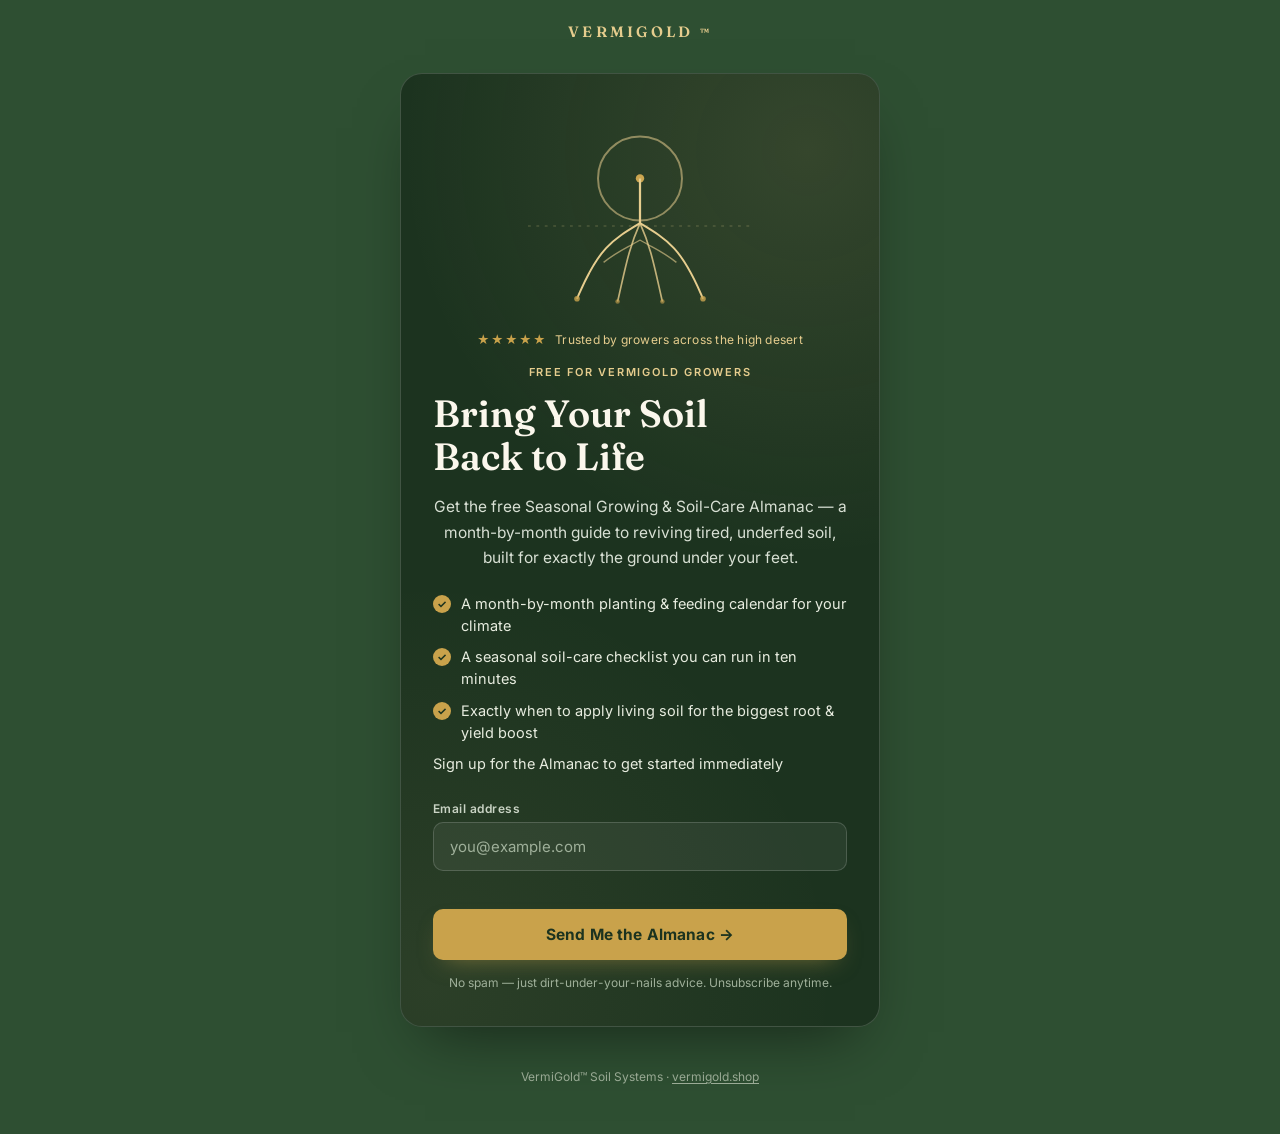
<file: vermigold-funnel/index.html>
<!DOCTYPE html>
<html lang="en">
<head>
<meta charset="UTF-8">
<meta name="viewport" content="width=device-width, initial-scale=1.0">
<title>VermiGold Almanac</title>
<meta name="description" content="Get the free Seasonal Growing &amp; Soil-Care Almanac from VermiGold — a month-by-month guide to reviving high desert soil, naturally.">
<link rel="stylesheet" href="https://fonts.googleapis.com/css2?family=Fraunces:opsz,wght@9..144,500;9..144,600;9..144,700&family=Inter:wght@400;500;600;700&display=swap">
<link rel="stylesheet" href="styles.css">
</head>
<body class="on-dark">

<nav class="site-nav"><a class="brandmark" href="index.html"><span>VERMIGOLD</span><span class="tm">™</span></a></nav>

<main>
<div class="stage">

  <section class="card reveal">
    <div class="hero-art" aria-hidden="true">
      <svg viewBox="0 0 200 140" fill="none" xmlns="http://www.w3.org/2000/svg">
        <circle cx="100" cy="46" r="30" stroke="#e6cd8e" stroke-width="1.4" opacity="0.55"/>
        <circle cx="100" cy="46" r="3" fill="#c9a24b"/>
        <path d="M100 46 L100 78" stroke="#e6cd8e" stroke-width="1.6"/>
        <path d="M100 78 C 80 90, 70 96, 55 132" stroke="#e6cd8e" stroke-width="1.4" fill="none"/>
        <path d="M100 78 C 120 90, 130 96, 145 132" stroke="#e6cd8e" stroke-width="1.4" fill="none"/>
        <path d="M100 78 C 92 96, 90 108, 84 134" stroke="#e6cd8e" stroke-width="1.2" fill="none" opacity="0.8"/>
        <path d="M100 78 C 108 96, 110 108, 116 134" stroke="#e6cd8e" stroke-width="1.2" fill="none" opacity="0.8"/>
        <path d="M100 90 C 90 96, 84 98, 74 106" stroke="#e6cd8e" stroke-width="1" fill="none" opacity="0.6"/>
        <path d="M100 90 C 110 96, 116 98, 126 106" stroke="#e6cd8e" stroke-width="1" fill="none" opacity="0.6"/>
        <circle cx="55" cy="132" r="2" fill="#c9a24b" opacity="0.8"/>
        <circle cx="145" cy="132" r="2" fill="#c9a24b" opacity="0.8"/>
        <circle cx="84" cy="134" r="1.6" fill="#c9a24b" opacity="0.6"/>
        <circle cx="116" cy="134" r="1.6" fill="#c9a24b" opacity="0.6"/>
        <line x1="20" y1="80" x2="180" y2="80" stroke="#e6cd8e" stroke-width="0.6" opacity="0.35" stroke-dasharray="2 4"/>
      </svg>
    </div>

    <div class="social-proof reveal reveal-delay-1"><span class="stars">★★★★★</span><span>Trusted by growers across the high desert</span></div>

    <div class="eyebrow reveal reveal-delay-1">Free for VermiGold growers</div>
    <h1 class="headline reveal reveal-delay-1">Bring Your Soil<br>Back to Life</h1>
    <p class="lede reveal reveal-delay-1">Get the free Seasonal Growing &amp; Soil-Care Almanac &mdash; a month-by-month guide to reviving tired, underfed soil, built for exactly the ground under your feet.</p>

    <ul class="checks reveal reveal-delay-2">
      <li><span class="mark">&#10003;</span><span>A month-by-month planting &amp; feeding calendar for your climate</span></li>
      <li><span class="mark">&#10003;</span><span>A seasonal soil-care checklist you can run in ten minutes</span></li>
      <li><span class="mark">&#10003;</span><span>Exactly when to apply living soil for the biggest root &amp; yield boost</span></li>
      <li></span><span> Sign up for the Almanac to get started immediately</span></li>
    </ul>

    <form id="optin-form" novalidate class="reveal reveal-delay-2">
      <div class="field">
        <label class="field-label" for="email-input">Email address</label>
        <input id="email-input" type="email" placeholder="you@example.com" autocomplete="email" required>
      </div>
      <div class="error-msg" id="email-error"></div>
      <button class="cta" type="submit">Send Me the Almanac &rarr;</button>
    </form>
    <div class="microcopy reveal reveal-delay-2">No spam &mdash; just dirt-under-your-nails advice. Unsubscribe anytime.</div>
  </section>

</div>
</main>

<footer class="site-footer">VermiGold™ Soil Systems &middot; <a href="https://www.vermigold.shop" target="_blank" rel="noopener">vermigold.shop</a></footer>

<script src="script.js"></script>
<script>
(function(){
  var form = document.getElementById('optin-form');
  var input = document.getElementById('email-input');
  var errorMsg = document.getElementById('email-error');

  form.addEventListener('submit', async function(e){
    e.preventDefault();
    var email = input.value.trim();
    if (!VG.isValidEmail(email)){
      errorMsg.textContent = 'Enter a valid email address.';
      input.focus();
      return;
    }
    errorMsg.textContent = '';
    var btn = form.querySelector('button.cta');
    btn.disabled = true;
    btn.textContent = 'Sending…';
    await VG.captureEmail(email);
    window.location.href = VG.withEmail('thank-you.html', email);
  });
})();
</script>
</body>
</html>
</file>
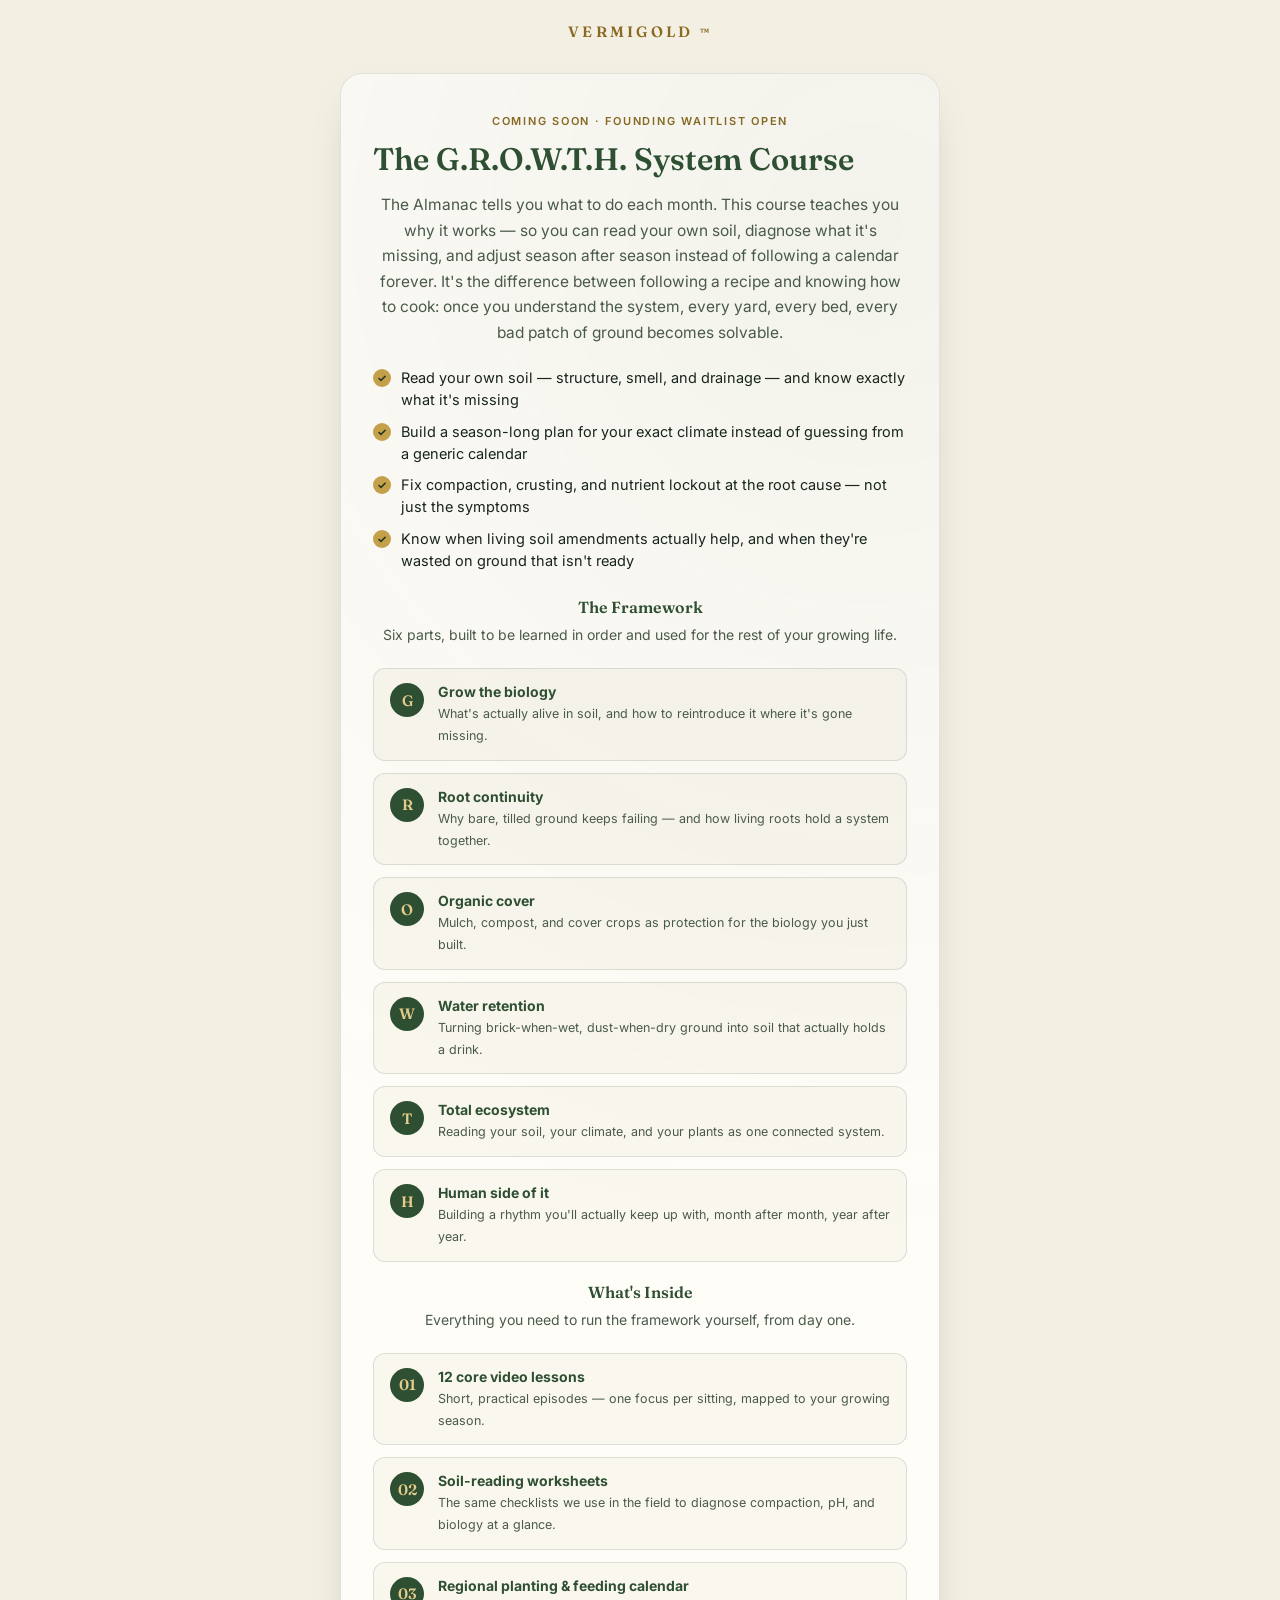
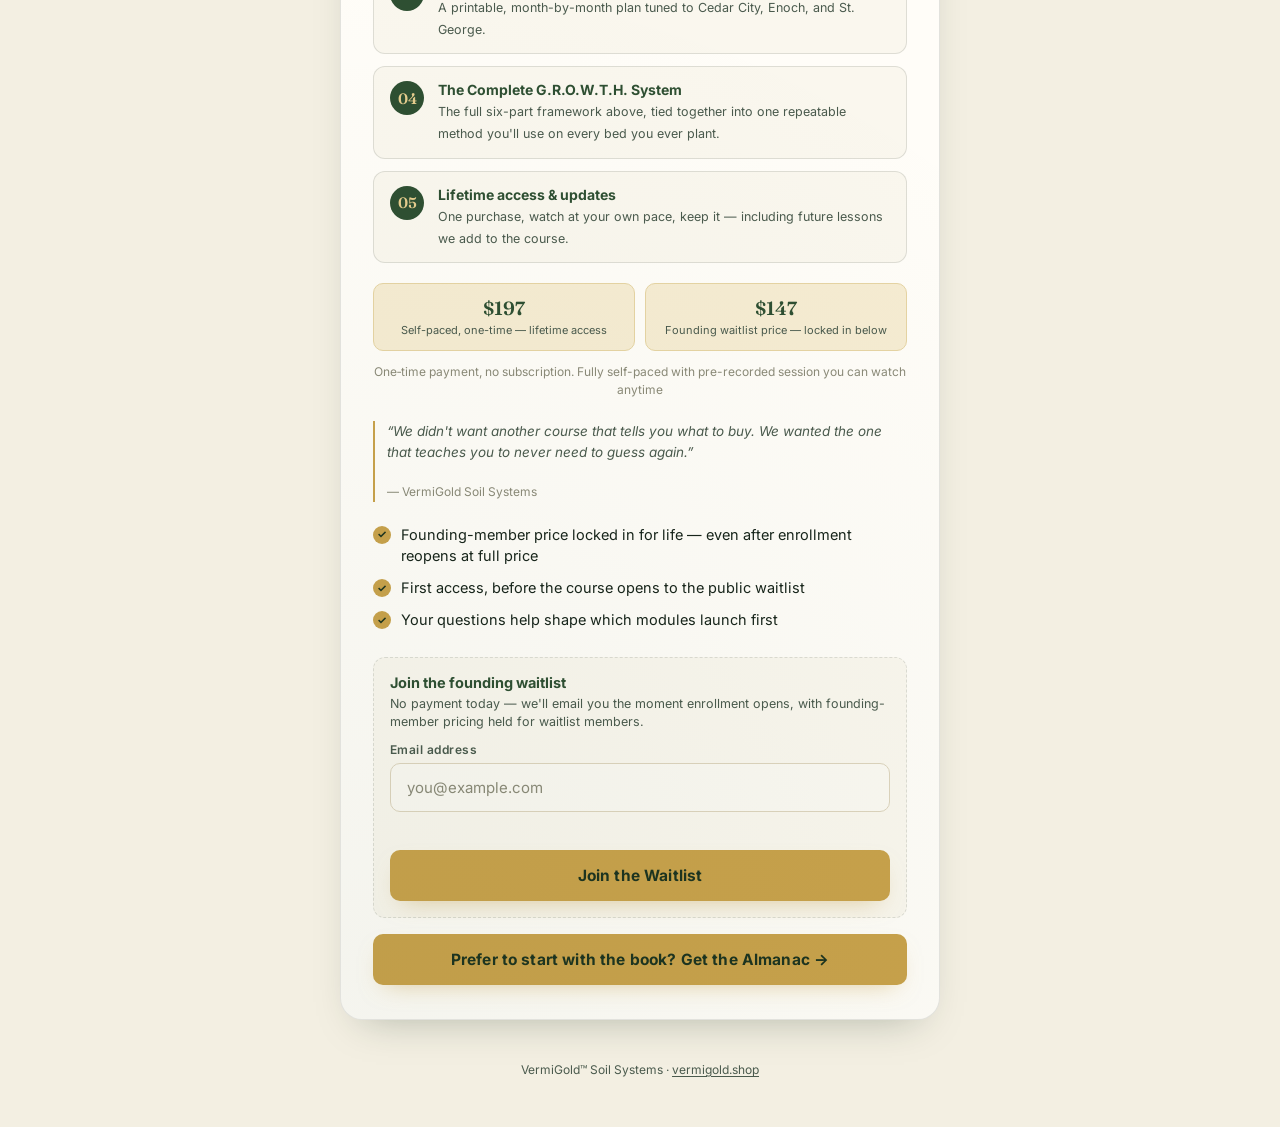
<file: vermigold-funnel/course.html>
<!DOCTYPE html>
<html lang="en">
<head>
<meta charset="UTF-8">
<meta name="viewport" content="width=device-width, initial-scale=1.0">
<title>The G.R.O.W.T.H. System Course | VermiGold</title>
<link rel="stylesheet" href="https://fonts.googleapis.com/css2?family=Fraunces:opsz,wght@9..144,500;9..144,600;9..144,700&family=Inter:wght@400;500;600;700&display=swap">
<link rel="stylesheet" href="styles.css">
</head>
<body>

<nav class="site-nav"><a class="brandmark" href="index.html"><span>VERMIGOLD</span><span class="tm">™</span></a></nav>

<main>
<div class="stage wide">

  <section class="card light reveal">
    <div class="eyebrow">Coming Soon &middot; Founding Waitlist Open</div>
    <h2 class="headline">The G.R.O.W.T.H. System Course</h2>
    <p class="lede">The Almanac tells you what to do each month. This course teaches you why it works &mdash; so you can read your own soil, diagnose what it's missing, and adjust season after season instead of following a calendar forever. It's the difference between following a recipe and knowing how to cook: once you understand the system, every yard, every bed, every bad patch of ground becomes solvable.</p>

    <ul class="checks">
      <li><span class="mark">&#10003;</span><span>Read your own soil &mdash; structure, smell, and drainage &mdash; and know exactly what it's missing</span></li>
      <li><span class="mark">&#10003;</span><span>Build a season-long plan for your exact climate instead of guessing from a generic calendar</span></li>
      <li><span class="mark">&#10003;</span><span>Fix compaction, crusting, and nutrient lockout at the root cause &mdash; not just the symptoms</span></li>
      <li><span class="mark">&#10003;</span><span>Know when living soil amendments actually help, and when they're wasted on ground that isn't ready</span></li>
    </ul>

    <div class="story-block">
      <h3>The Framework</h3>
      <p>Six parts, built to be learned in order and used for the rest of your growing life.</p>
    </div>

    <div class="module-list">
      <div class="module"><div class="letter">G</div><div class="body"><b>Grow the biology</b><span>What's actually alive in soil, and how to reintroduce it where it's gone missing.</span></div></div>
      <div class="module"><div class="letter">R</div><div class="body"><b>Root continuity</b><span>Why bare, tilled ground keeps failing &mdash; and how living roots hold a system together.</span></div></div>
      <div class="module"><div class="letter">O</div><div class="body"><b>Organic cover</b><span>Mulch, compost, and cover crops as protection for the biology you just built.</span></div></div>
      <div class="module"><div class="letter">W</div><div class="body"><b>Water retention</b><span>Turning brick-when-wet, dust-when-dry ground into soil that actually holds a drink.</span></div></div>
      <div class="module"><div class="letter">T</div><div class="body"><b>Total ecosystem</b><span>Reading your soil, your climate, and your plants as one connected system.</span></div></div>
      <div class="module"><div class="letter">H</div><div class="body"><b>Human side of it</b><span>Building a rhythm you'll actually keep up with, month after month, year after year.</span></div></div>
    </div>

    <div class="story-block">
      <h3>What's Inside</h3>
      <p>Everything you need to run the framework yourself, from day one.</p>
    </div>

    <div class="module-list">
      <div class="module"><div class="letter">01</div><div class="body"><b>12 core video lessons</b><span>Short, practical episodes &mdash; one focus per sitting, mapped to your growing season.</span></div></div>
      <div class="module"><div class="letter">02</div><div class="body"><b>Soil-reading worksheets</b><span>The same checklists we use in the field to diagnose compaction, pH, and biology at a glance.</span></div></div>
      <div class="module"><div class="letter">03</div><div class="body"><b>Regional planting &amp; feeding calendar</b><span>A printable, month-by-month plan tuned to Cedar City, Enoch, and St. George.</span></div></div>
      <div class="module"><div class="letter">04</div><div class="body"><b>The Complete G.R.O.W.T.H. System</b><span>The full six-part framework above, tied together into one repeatable method you'll use on every bed you ever plant.</span></div></div>
      <div class="module"><div class="letter">05</div><div class="body"><b>Lifetime access &amp; updates</b><span>One purchase, watch at your own pace, keep it &mdash; including future lessons we add to the course.</span></div></div>
    </div>

    <div class="price-tiles">
      <div class="price-tile"><div class="amt">$197</div><div class="lbl">Self-paced, one-time &mdash; lifetime access</div></div>
      <div class="price-tile"><div class="amt">$147</div><div class="lbl">Founding waitlist price &mdash; locked in below</div></div>
    </div>
    <div class="microcopy" style="margin-top:-10px;margin-bottom:22px;">One‑time payment, no subscription. Fully self-paced with pre-recorded session you can watch anytime</div>

    <blockquote class="quote">&ldquo;We didn't want another course that tells you what to buy. We wanted the one that teaches you to never need to guess again.&rdquo;<cite>&mdash; VermiGold Soil Systems</cite></blockquote>

    <ul class="checks">
      <li><span class="mark">&#10003;</span><span>Founding-member price locked in for life &mdash; even after enrollment reopens at full price</span></li>
      <li><span class="mark">&#10003;</span><span>First access, before the course opens to the public waitlist</span></li>
      <li><span class="mark">&#10003;</span><span>Your questions help shape which modules launch first</span></li>
    </ul>

    <div class="print-bump" id="reserve-block">
      <div class="print-bump-copy">
        <b>Join the founding waitlist</b>
        <span>No payment today &mdash; we'll email you the moment enrollment opens, with founding-member pricing held for waitlist members.</span>
      </div>
      <form id="course-form" novalidate>
        <div class="field">
          <label class="field-label" for="course-email-input">Email address</label>
          <input id="course-email-input" type="email" placeholder="you@example.com" autocomplete="email" required>
        </div>
        <div class="error-msg" id="course-email-error"></div>
        <button class="cta" type="submit">Join the Waitlist</button>
      </form>
      <div class="print-bump-done" id="course-done" hidden>You're on the list &mdash; we'll email <span id="course-done-email"></span> when enrollment opens.</div>
    </div>

    <a class="cta secondary block" style="margin-top:16px;" href="book.html">Prefer to start with the book? Get the Almanac &rarr;</a>
  </section>

</div>
</main>

<footer class="site-footer">VermiGold™ Soil Systems &middot; <a href="https://www.vermigold.shop" target="_blank" rel="noopener">vermigold.shop</a></footer>

<script src="script.js"></script>
<script>
(function(){
  var email = VG.getQueryEmail();
  var input = document.getElementById('course-email-input');
  if (email) input.value = email;

  var form = document.getElementById('course-form');
  var errorMsg = document.getElementById('course-email-error');
  var doneEl = document.getElementById('course-done');
  var doneEmailEl = document.getElementById('course-done-email');

  form.addEventListener('submit', async function(e){
    e.preventDefault();
    var value = input.value.trim();
    if (!VG.isValidEmail(value)){
      errorMsg.textContent = 'Enter a valid email address.';
      input.focus();
      return;
    }
    errorMsg.textContent = '';
    var btn = form.querySelector('button.cta');
    btn.disabled = true;
    btn.textContent = 'Joining…';
    await VG.captureEmail(value, { wantsCourse: true });
    doneEmailEl.textContent = value;
    form.hidden = true;
    doneEl.hidden = false;
  });
})();
</script>
</body>
</html>
</file>
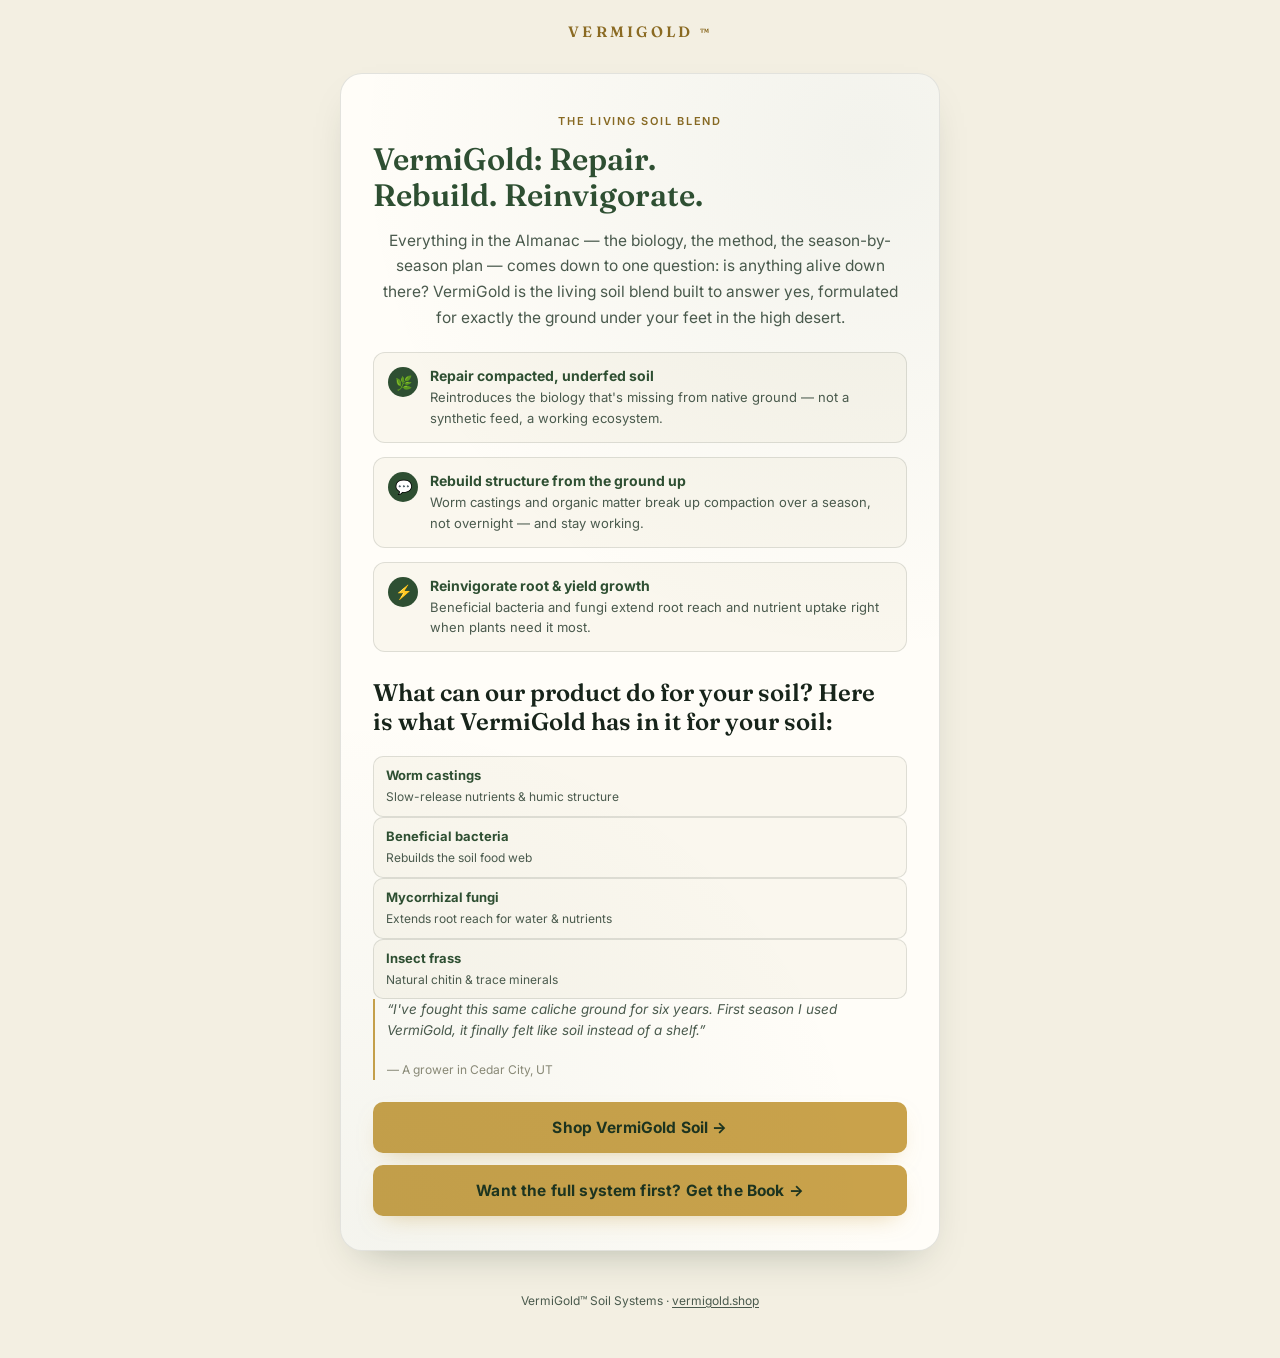
<file: vermigold-funnel/product.html>
<!DOCTYPE html>
<html lang="en">
<head>
<meta charset="UTF-8">
<meta name="viewport" content="width=device-width, initial-scale=1.0">
<title>VermiGold Living Soil | Repair · Rebuild · Reinvigorate</title>
<link rel="stylesheet" href="https://fonts.googleapis.com/css2?family=Fraunces:opsz,wght@9..144,500;9..144,600;9..144,700&family=Inter:wght@400;500;600;700&display=swap">
<link rel="stylesheet" href="styles.css">
</head>
<body>

<nav class="site-nav"><a class="brandmark" href="index.html"><span>VERMIGOLD</span><span class="tm">™</span></a></nav>

<main>
<div class="stage wide">

  <section class="card light reveal">
    <div class="eyebrow">The Living Soil Blend</div>
    <h2 class="headline">VermiGold: Repair. Rebuild. Reinvigorate.</h2>
    <p class="lede">Everything in the Almanac &mdash; the biology, the method, the season-by-season plan &mdash; comes down to one question: is anything alive down there? VermiGold is the living soil blend built to answer yes, formulated for exactly the ground under your feet in the high desert.</p>

    <div class="benefit-grid">
      <div class="benefit">
        <div class="icon">&#127807;</div>
        <div class="txt"><b>Repair compacted, underfed soil</b><span>Reintroduces the biology that's missing from native ground &mdash; not a synthetic feed, a working ecosystem.</span></div>
      </div>
      <div class="benefit">
        <div class="icon">&#128172;</div>
        <div class="txt"><b>Rebuild structure from the ground up</b><span>Worm castings and organic matter break up compaction over a season, not overnight &mdash; and stay working.</span></div>
      </div>
      <div class="benefit">
        <div class="icon">&#9889;</div>
        <div class="txt"><b>Reinvigorate root &amp; yield growth</b><span>Beneficial bacteria and fungi extend root reach and nutrient uptake right when plants need it most.</span></div>
      </div>
    </div>

    <div class="ingredient-row">
       <hdoc> 
        <h2>What can our product do for your soil?
         Here is what VermiGold has in it for your soil:
      </h2>
       </hdoc>
       <br/>
      <div class="ingredient"><b>Worm castings</b><span>Slow-release nutrients &amp; humic structure</span></div>
      <div class="ingredient"><b>Beneficial bacteria</b><span>Rebuilds the soil food web</span></div>
      <div class="ingredient"><b>Mycorrhizal fungi</b><span>Extends root reach for water &amp; nutrients</span></div>
      <div class="ingredient"><b>Insect frass</b><span>Natural chitin &amp; trace minerals</span></div>
    </div>

    <!-- <div class="price-card">
      <div class="price-head">
        <span class="name">Choose your size</span>
      </div>
      <div class="price-sub">Exact pricing, bag sizes, and shipping are kept current on the VermiGold shop &mdash; tap through for today's numbers.</div>
      <div class="tier-list">
        <div class="tier"><span>Starter bag &mdash; raised beds &amp; containers</span></div>
        <div class="tier best"><span>Standard bag &mdash; most yards &amp; garden beds<span class="tag">Most Popular</span></span></div>
        <div class="tier"><span>Bulk size &mdash; larger plots &amp; row crops</span></div>
      </div>
    </div> -->

    <blockquote class="quote">&ldquo;I've fought this same caliche ground for six years. First season I used VermiGold, it finally felt like soil instead of a shelf.&rdquo;<cite>&mdash; A grower in Cedar City, UT</cite></blockquote>

    <a class="cta block" href="https://www.vermigold.shop/product/vermigold-repair-rebuild-reinvigorate-/1" target="_blank" rel="noopener">Shop VermiGold Soil &rarr;</a>
    <a class="cta secondary block" style="margin-top:12px;" href="book.html">Want the full system first? Get the Book &rarr;</a>
  </section>

</div>
</main>

<footer class="site-footer">VermiGold™ Soil Systems &middot; <a href="https://www.vermigold.shop" target="_blank" rel="noopener">vermigold.shop</a></footer>

<script src="script.js"></script>
</body>
</html>
</file>
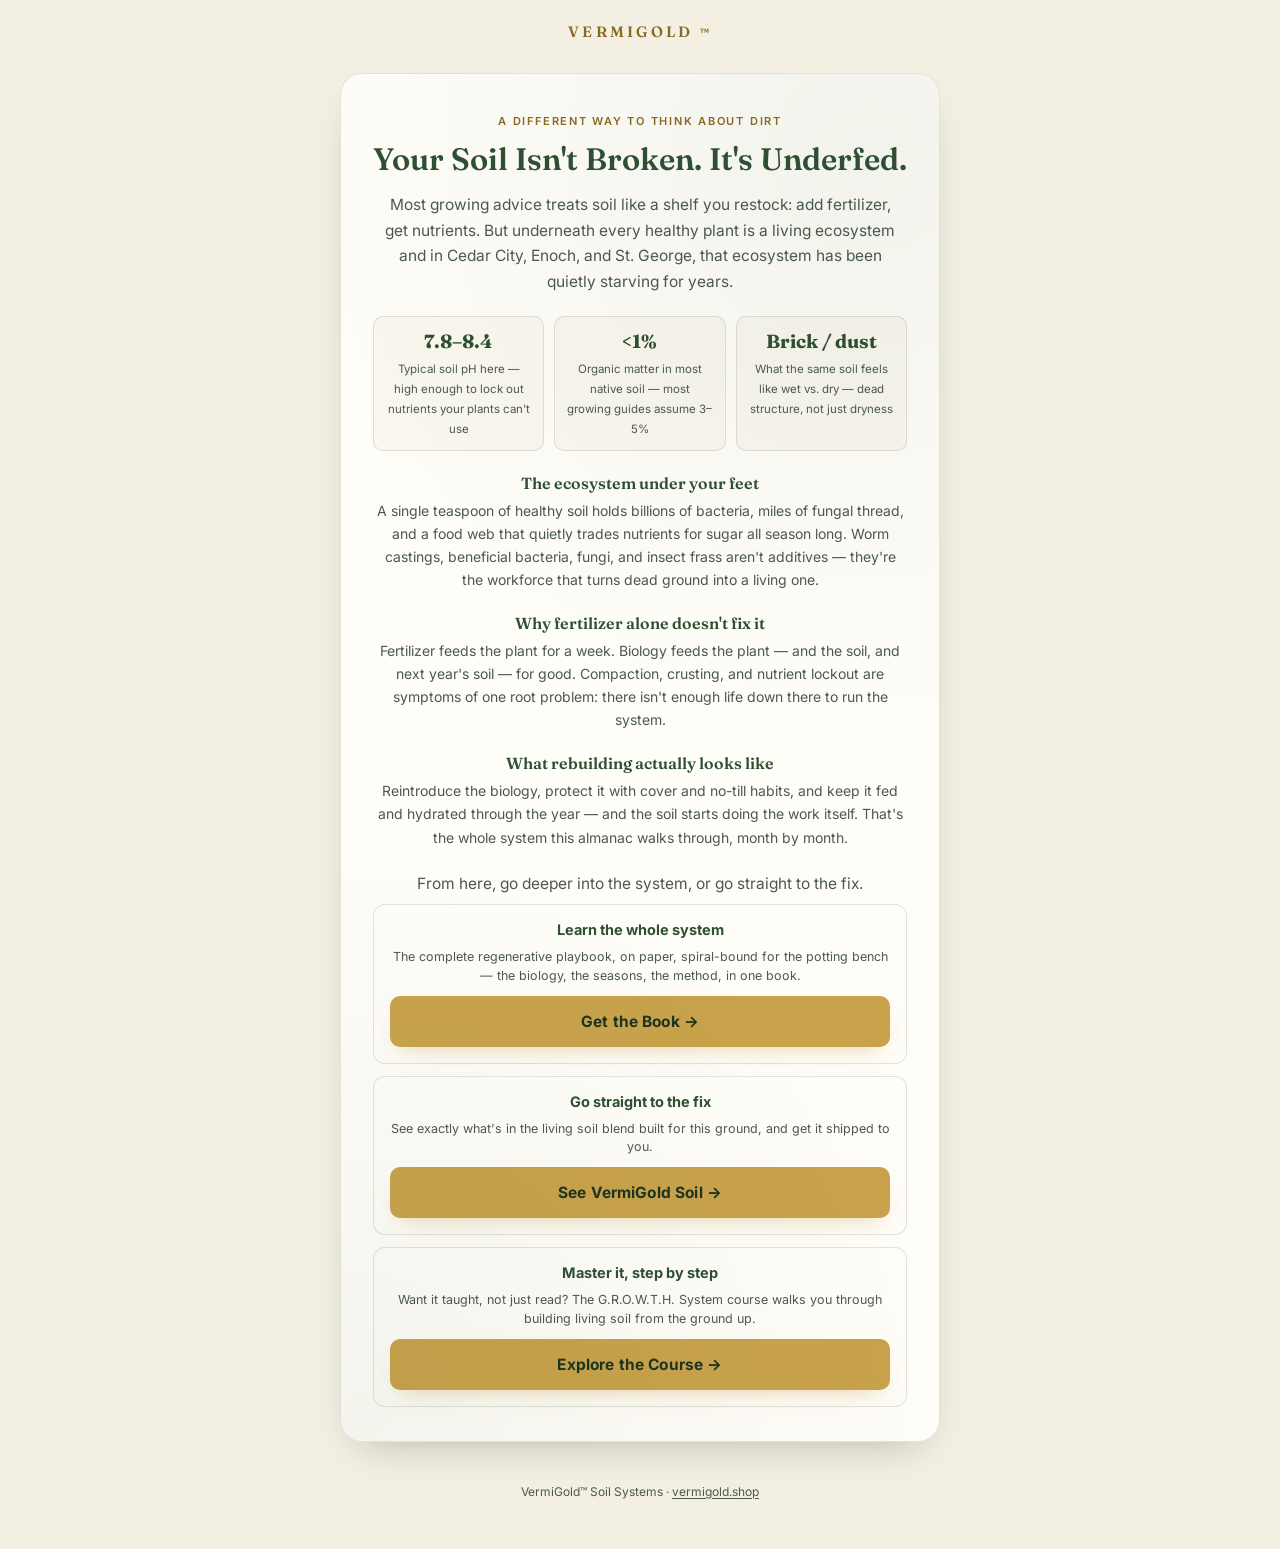
<file: vermigold-funnel/soil-biology.html>
<!DOCTYPE html>
<html lang="en">
<head>
<meta charset="UTF-8">
<meta name="viewport" content="width=device-width, initial-scale=1.0">
<title>The Living Soil Ecosystem | VermiGold</title>
<link rel="stylesheet" href="https://fonts.googleapis.com/css2?family=Fraunces:opsz,wght@9..144,500;9..144,600;9..144,700&family=Inter:wght@400;500;600;700&display=swap">
<link rel="stylesheet" href="styles.css">
</head>
<body>

<nav class="site-nav"><a class="brandmark" href="index.html"><span>VERMIGOLD</span><span class="tm">™</span></a></nav>

<main>
<div class="stage wide">

  <section class="card light reveal">
    <div class="eyebrow">A Different Way to Think About Dirt</div>
    <h2 class="headline">Your Soil Isn't Broken. It's Underfed.</h2>
    <p class="lede">Most growing advice treats soil like a shelf you restock: add fertilizer,<br/> get nutrients. But underneath every healthy plant is a living ecosystem and in Cedar City, Enoch, and St. George, that ecosystem has been quietly starving for years.</p>

    <div class="soil-fact-grid">
      <div class="fact"><b>7.8&ndash;8.4</b><span>Typical soil pH here &mdash; high enough to lock out nutrients your plants can't use</span></div>
      <div class="fact"><b>&lt;1%</b><span>Organic matter in most native soil &mdash; most growing guides assume 3&ndash;5%</span></div>
      <div class="fact"><b>Brick / dust</b><span>What the same soil feels like wet vs. dry &mdash; dead structure, not just dryness</span></div>
    </div>

    <div class="story-block">
      <h3>The ecosystem under your feet</h3>
      <p>A single teaspoon of healthy soil holds billions of bacteria, miles of fungal thread, and a food web that quietly trades nutrients for sugar all season long. Worm castings, beneficial bacteria, fungi, and insect frass aren't additives &mdash; they're the workforce that turns dead ground into a living one.</p>
    </div>

    <div class="story-block">
      <h3>Why fertilizer alone doesn't fix it</h3>
      <p>Fertilizer feeds the plant for a week. Biology feeds the plant &mdash; and the soil, and next year's soil &mdash; for good. Compaction, crusting, and nutrient lockout are symptoms of one root problem: there isn't enough life down there to run the system.</p>
    </div>

    <div class="story-block">
      <h3>What rebuilding actually looks like</h3>
      <p>Reintroduce the biology, protect it with cover and no-till habits, and keep it fed and hydrated through the year &mdash; and the soil starts doing the work itself. That's the whole system this almanac walks through, month by month.</p>
    </div>

    <p class="lede" style="margin-bottom:8px;">From here, go deeper into the system, or go straight to the fix.</p>

    <div class="fork">
      <div class="fork-card">
        <b>Learn the whole system</b>
        <span>The complete regenerative playbook, on paper, spiral-bound for the potting bench &mdash; the biology, the seasons, the method, in one book.</span>
        <a class="cta secondary block" id="book-link" href="book.html">Get the Book &rarr;</a>
      </div>
      <div class="fork-card">
        <b>Go straight to the fix</b>
        <span>See exactly what's in the living soil blend built for this ground, and get it shipped to you.</span>
        <a class="cta block" id="product-link" href="product.html">See VermiGold Soil &rarr;</a>
      </div>
      <div class="fork-card">
        <b>Master it, step by step</b>
        <span>Want it taught, not just read? The G.R.O.W.T.H. System course walks you through building living soil from the ground up.</span>
        <a class="cta secondary block" id="course-link" href="course.html">Explore the Course &rarr;</a>
      </div>
    </div>
  </section>

</div>
</main>

<footer class="site-footer">VermiGold™ Soil Systems &middot; <a href="https://www.vermigold.shop" target="_blank" rel="noopener">vermigold.shop</a></footer>

<script src="script.js"></script>
<script>
(function(){
  var email = VG.getQueryEmail();
  if (email){
    document.getElementById('book-link').href = VG.withEmail('book.html', email);
    document.getElementById('course-link').href = VG.withEmail('course.html', email);
    // product.html doesn't need the email — it only links onward to the real shop.
  }
})();
</script>
</body>
</html>
</file>
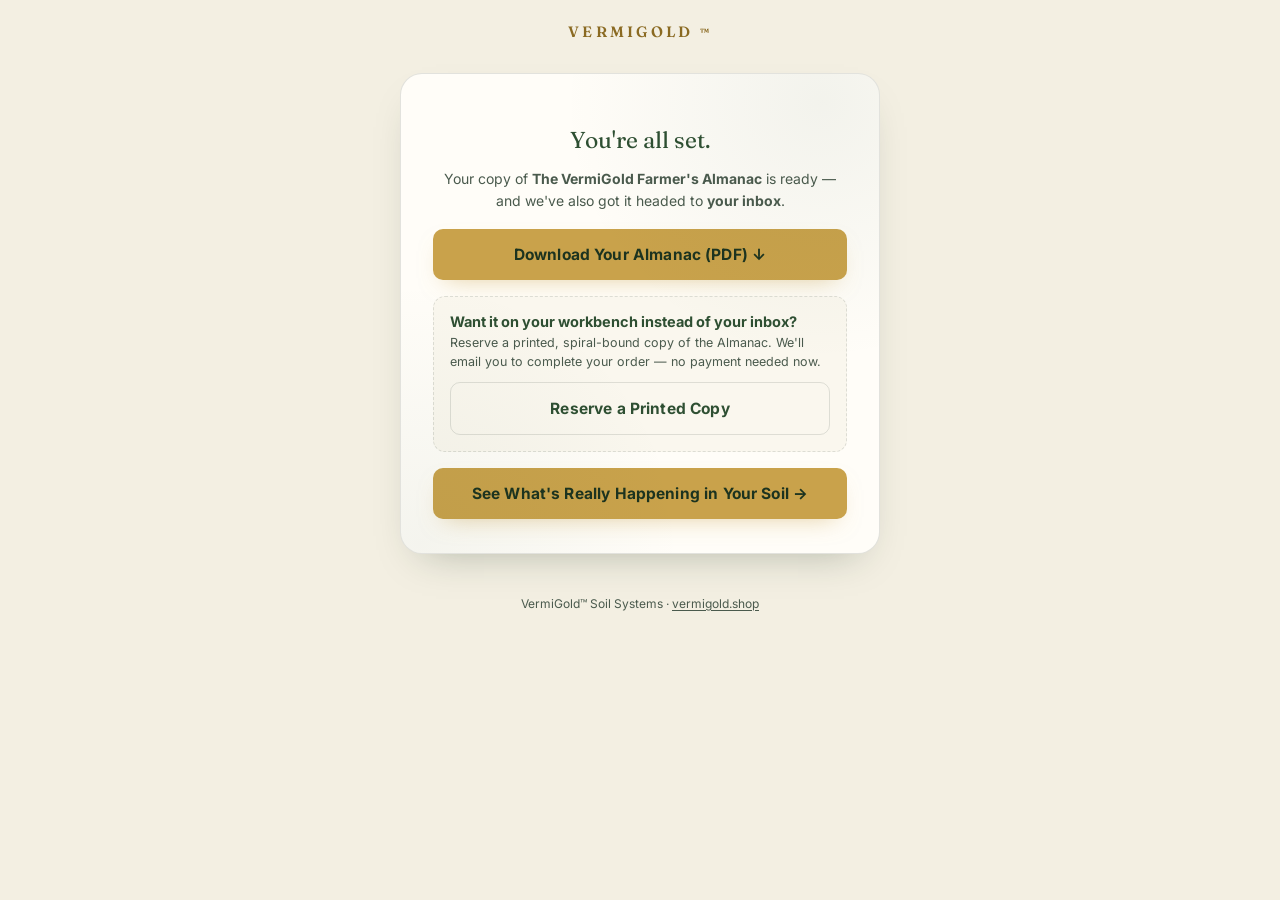
<file: vermigold-funnel/thank-you.html>
<!DOCTYPE html>
<html lang="en">
<head>
<meta charset="UTF-8">
<meta name="viewport" content="width=device-width, initial-scale=1.0">
<title>Your Almanac Is Ready | VermiGold</title>
<link rel="stylesheet" href="https://fonts.googleapis.com/css2?family=Fraunces:opsz,wght@9..144,500;9..144,600;9..144,700&family=Inter:wght@400;500;600;700&display=swap">
<link rel="stylesheet" href="styles.css">
</head>
<body>

<nav class="site-nav"><a class="brandmark" href="index.html"><span>VERMIGOLD</span><span class="tm">™</span></a></nav>

<main>
<div class="stage">

  <section class="card light reveal">
    <div class="thanks">
      <div class="big">You're all set.</div>
      <p>Your copy of <b>The VermiGold Farmer's Almanac</b> is ready &mdash; and we've also got it headed to <b id="thanks-email">your inbox</b>.</p>
    </div>

    <button class="cta block" id="download-btn" type="button" style="margin-bottom:16px;">Download Your Almanac (PDF) &darr;</button>

    <div class="print-bump" id="print-bump">
      <div class="print-bump-copy">
        <b>Want it on your workbench instead of your inbox?</b>
        <span>Reserve a printed, spiral-bound copy of the Almanac. We'll email you to complete your order &mdash; no payment needed now.</span>
      </div>
      <button class="cta secondary" id="print-btn" type="button">Reserve a Printed Copy</button>
      <div class="print-bump-done" id="print-done" hidden>You're on the list &mdash; we'll email <span id="print-email"></span> about printed copies.</div>
    </div>

    <a class="cta secondary block" id="continue-link" style="margin-top:16px;" href="soil-biology.html">See What's Really Happening in Your Soil &rarr;</a>
  </section>

</div>
</main>

<footer class="site-footer">VermiGold™ Soil Systems &middot; <a href="https://www.vermigold.shop" target="_blank" rel="noopener">vermigold.shop</a></footer>

<script src="script.js"></script>
<script>
(function(){
  var email = VG.getQueryEmail();
  if (email){
    document.getElementById('thanks-email').textContent = email;
    document.getElementById('continue-link').href = VG.withEmail('soil-biology.html', email);
  }

  var printBtn = document.getElementById('print-btn');
  var printDone = document.getElementById('print-done');
  var printEmailEl = document.getElementById('print-email');
  printBtn.addEventListener('click', async function(){
    printBtn.disabled = true;
    printBtn.textContent = 'Reserving…';
    await VG.captureEmail(email, { wantsPrint: true });
    printEmailEl.textContent = email || 'you';
    printBtn.hidden = true;
    printDone.hidden = false;
  });

  var downloadBtn = document.getElementById('download-btn');
  downloadBtn.addEventListener('click', function(){
    VG.downloadFile('vermigold-almanac-2026.pdf', 'VermiGold-Farmers-Almanac-2026.pdf', downloadBtn);
  });
})();
</script>
</body>
</html>
</file>
<file: vermigold-funnel/styles.css>
:root{
  --forest:#2e4f32;
  --forest-deep:#1c331f;
  --forest-line: rgba(255,255,255,0.16);
  --cream:#f3efe2;
  --cream-line: rgba(23,36,26,0.12);
  --paper:#fffdf8;
  --ink:#17241a;
  --ink-soft:#4a5a4d;
  --gold:#c9a24b;
  --gold-soft:#e6cd8e;
  --shadow: 0 30px 60px -25px rgba(0,0,0,0.5);
  --shadow-soft: 0 18px 40px -22px rgba(30,53,34,0.35);
}

*{box-sizing:border-box;}
html,body{margin:0;padding:0;}
body{
  background:var(--cream);
  color:var(--ink);
  font-family:"Inter", -apple-system, BlinkMacSystemFont, "Segoe UI", helvetica, arial, sans-serif;
  -webkit-font-smoothing:antialiased;
}
body.on-dark{ background:var(--forest); }

h1,h2,h3{
  font-family:"Fraunces", Georgia, "Times New Roman", serif;
  font-weight:600;
  text-wrap:balance;
  margin:0;
}

a{ color:inherit; }

/* ---------- Site chrome: nav + footer, shared across every page ---------- */
.site-nav{
  display:flex;
  justify-content:center;
  padding:22px 16px 0;
}
.site-nav a.brandmark{
  display:flex;
  align-items:center;
  gap:6px;
  font-family:"Fraunces", serif;
  font-weight:600;
  font-size:15px;
  letter-spacing:0.22em;
  text-decoration:none;
  color:var(--gold-soft);
}
body:not(.on-dark) .site-nav a.brandmark{ color:#8a6a22; }
.site-nav a.brandmark .tm{ font-size:9px; vertical-align:super; }

.site-footer{
  max-width:640px;
  margin:0 auto;
  padding:28px 16px 48px;
  text-align:center;
  font-size:12px;
  color:var(--ink-soft);
  line-height:1.6;
}
body.on-dark .site-footer{ color:#9fb09a; }
.site-footer a{ text-decoration:underline; text-underline-offset:2px; }

main{
  padding:32px 16px 12px;
  display:flex;
  justify-content:center;
}

.stage{ width:100%; max-width:480px; position:relative; }
.stage.wide{ max-width:600px; }

/* ---------- Reveal-on-load ---------- */
.reveal{ animation:vg-rise 0.7s cubic-bezier(.2,.7,.2,1) both; }
.reveal-delay-1{ animation-delay:0.08s; }
.reveal-delay-2{ animation-delay:0.16s; }
@keyframes vg-rise{
  from{ opacity:0; transform:translateY(10px); }
  to{ opacity:1; transform:translateY(0); }
}
@media (prefers-reduced-motion: reduce){
  .reveal{ animation:none; }
}

/* ---------- Hero (index.html) ---------- */
.hero-art{
  display:flex;
  justify-content:center;
  margin-bottom:22px;
}
.hero-art svg{ width:100%; max-width:280px; height:auto; }

.social-proof{
  display:flex;
  align-items:center;
  gap:8px;
  justify-content:center;
  margin-bottom:18px;
  font-size:12px;
  color:var(--gold-soft);
  letter-spacing:0.02em;
}
.social-proof .stars{ letter-spacing:1px; color:var(--gold); }

/* ---------- Cards ---------- */
.card{
  background:var(--forest-deep);
  border:1px solid var(--forest-line);
  border-radius:22px;
  padding:40px 32px 34px;
  box-shadow:var(--shadow);
  position:relative;
  overflow:hidden;
}
.card.light{
  background:var(--paper);
  border:1px solid var(--cream-line);
  box-shadow:var(--shadow-soft);
}
.card::before{
  content:"";
  position:absolute;
  inset:0;
  background-image:
    radial-gradient(circle at 85% 8%, rgba(230,205,142,0.12), transparent 42%),
    radial-gradient(circle at 6% 96%, rgba(230,205,142,0.08), transparent 40%);
  pointer-events:none;
}
.card.light::before{
  background-image:
    radial-gradient(circle at 88% 6%, rgba(46,79,50,0.06), transparent 42%),
    radial-gradient(circle at 4% 98%, rgba(46,79,50,0.05), transparent 40%);
}

.eyebrow{
  text-align: center;
  font-size:11px;
  font-weight:600;
  letter-spacing:0.16em;
  text-transform:uppercase;
  color:var(--gold-soft);
  margin-bottom:14px;
}
.card.light .eyebrow{ color:#8a6a22; }

h1.headline{
  font-size:clamp(30px,7vw,38px);
  line-height:1.12;
  color:#fbf7ec;
  margin-bottom:16px;
}
.card.light h1.headline,
.card.light h2.headline{ color:var(--forest); }
h2.headline{
  font-size:clamp(25px,5.8vw,31px);
  line-height:1.16;
  color:#fbf7ec;
  margin-bottom:14px;
}

p.lede{
  font-size:15.5px;
  line-height:1.65;
  color:#d8e0d4;
  margin:0 0 22px;
  max-width:38em;
  text-align: center;
  
}
.card.light p.lede{ color:var(--ink-soft); }

ul.checks{ list-style:none; padding:0; margin:0 0 26px; display:flex; flex-direction:column; gap:10px; }
ul.checks li{ display:flex; gap:10px; align-items:flex-start; font-size:14.5px; line-height:1.5; color:#e7ecdf; }
.card.light ul.checks li{ color:var(--ink); }
ul.checks li b{ color:var(--forest); }
.card:not(.light) ul.checks li b{ color:#fbf7ec; }
ul.checks li .mark{
  flex:none; width:18px;height:18px; margin-top:2px; border-radius:50%;
  background:var(--gold); color:var(--forest-deep); font-size:11px;
  display:flex;align-items:center;justify-content:center; font-weight:700;
}

form{ display:flex; flex-direction:column; gap:12px; }
.field{ display:flex; flex-direction:column; gap:6px; }
label.field-label{ font-size:12px; font-weight:600; letter-spacing:0.04em; color:#c9d3c4; }
.card.light label.field-label{ color:var(--ink-soft); }

input[type="email"]{
  width:100%; padding:14px 16px; border-radius:10px;
  border:1px solid var(--forest-line); background:rgba(255,255,255,0.06);
  color:#fbf7ec; font-size:15px; font-family:inherit; outline:none;
}
input[type="email"]::placeholder{ color:#9fb09a; }
input[type="email"]:focus{ border-color:var(--gold); box-shadow:0 0 0 3px rgba(201,162,75,0.25); }
.card.light input[type="email"]{ background:#fbf9f2; border:1px solid #ddd4bd; color:var(--ink); }
.card.light input[type="email"]::placeholder{ color:#8b8a78; }

.error-msg{ font-size:12.5px; color:#ffb4a8; min-height:16px; margin:-2px 0 0; }
.card.light .error-msg{ color:#b3402e; }

button.cta, a.cta{
  appearance:none; border:none; cursor:pointer; border-radius:10px;
  padding:16px 20px; font-family:inherit; font-size:15.5px; font-weight:700;
  letter-spacing:0.01em; background:var(--gold); color:var(--forest-deep);
  transition:transform 0.15s ease, background 0.15s ease, box-shadow .15s ease;
  box-shadow:0 10px 24px -12px rgba(201,162,75,0.55);
}
button.cta:hover, a.cta:hover{ background:var(--gold-soft); transform:translateY(-1px); }
button.cta:active, a.cta:active{ transform:translateY(0); }
button.cta:focus-visible, a.cta:focus-visible{ outline:2px solid var(--gold-soft); outline-offset:3px; }
button.cta.secondary{ background:transparent; color:var(--gold-soft); border:1px solid var(--forest-line); box-shadow:none; }
.card.light button.cta.secondary{ color:var(--forest); border:1px solid var(--cream-line); }
button.cta.block, a.cta.block{ display:block; width:100%; text-align:center; text-decoration:none; }

.microcopy{ font-size:12px; color:#9fb09a; text-align:center; margin-top:14px; line-height:1.5; }
.card.light .microcopy{ color:#8b8a78; }

.thanks{ text-align:center; padding:12px 0 4px; }
.thanks .big{ font-family:"Fraunces",serif; font-size:23px; color:var(--forest); margin-bottom:8px; }
.thanks p{ color:var(--ink-soft); font-size:14px; line-height:1.55; }

.print-bump, .fork-card{
  border:1px dashed var(--cream-line);
  border-radius:12px; padding:16px; background:#faf7ee;
  display:flex; flex-direction:column; gap:10px;
}
.fork-card{ border-style:solid; }
.print-bump-copy, .fork-card b + span{ display:flex; flex-direction:column; gap:4px; }
.print-bump b, .fork-card b{ font-size:14.5px; color:var(--forest); }
.print-bump span, .fork-card span{ font-size:12.5px; color:var(--ink-soft); line-height:1.5; }
.print-bump-done, .fork-done{ font-size:13px; color:var(--forest); font-weight:600; }

.benefit-grid{ display:flex; flex-direction:column; gap:14px; margin:0 0 26px; }
.benefit{ display:flex; gap:12px; align-items:flex-start; padding:14px; border-radius:12px; background:#faf7ee; border:1px solid var(--cream-line); }
.benefit .icon{ flex:none; width:30px;height:30px; border-radius:50%; background:var(--forest); color:var(--gold-soft); display:flex;align-items:center;justify-content:center; font-size:14px; }
.benefit .txt b{ display:block; font-size:14px; color:var(--forest); margin-bottom:2px;}
.benefit .txt span{ font-size:13px; color:var(--ink-soft); line-height:1.45; }

.price-card{ border:1px solid var(--cream-line); border-radius:14px; padding:18px 18px 20px; background:linear-gradient(180deg, #fffefb, #f7f2e4); margin-bottom:20px; }
.price-head{ display:flex; justify-content:space-between; align-items:baseline; margin-bottom:4px; flex-wrap:wrap; gap:6px; }
.price-head .name{ font-family:"Fraunces",serif; font-weight:600; font-size:17px; color:var(--forest); }
.price-head .price{ font-size:20px; font-weight:700; color:var(--forest); font-variant-numeric:tabular-nums; }
.price-head .was{ font-size:13px; color:#a89f89; text-decoration:line-through; margin-right:6px; font-variant-numeric:tabular-nums; }
.price-sub{ font-size:12.5px; color:var(--ink-soft); margin-bottom:14px; }
.tier-list{ display:flex; flex-direction:column; gap:8px; }
.tier{ display:flex; justify-content:space-between; align-items:center; font-size:13px; padding:9px 10px; border-radius:8px; background:rgba(46,79,50,0.05); }
.tier.best{ background:rgba(201,162,75,0.16); border:1px solid rgba(201,162,75,0.4); }
.tier .tag{ font-size:10px; font-weight:700; letter-spacing:0.05em; text-transform:uppercase; color:#8a6a22; margin-left:8px; }
.tier .amt{ font-variant-numeric:tabular-nums; font-weight:600; color:var(--forest); }

.quote{ font-size:13.5px; line-height:1.55; color:var(--ink-soft); font-style:italic; border-left:2px solid var(--gold); padding-left:12px; margin:0 0 22px; }
.quote cite{ display:block; margin-top:20px; font-style:normal; font-size:12px; color:#8b8a78; }

/* .ingredient-row{ display:grid; grid-template-columns:repeat(2,1fr); gap:10px; margin-bottom:22px; } */
@media (max-width:460px){ .ingredient-row{ grid-template-columns:1fr; } }
.ingredient{ border:1px solid var(--cream-line); border-radius:10px; padding:10px 12px; background:#faf7ee; }
.ingredient b{ display:block; font-size:13px; color:var(--forest); margin-bottom:2px; }
.ingredient span{ font-size:12px; color:var(--ink-soft); line-height:1.4; }

.soil-fact-grid{ display:grid; grid-template-columns:repeat(3,1fr); gap:10px; margin-bottom:22px; }
@media (max-width:460px){ .soil-fact-grid{ grid-template-columns:1fr; } }
.soil-fact-grid .fact{ background:#faf7ee; border:1px solid var(--cream-line); border-radius:10px; padding:12px; text-align:center; }
.soil-fact-grid .fact b{ display:block; font-family:"Fraunces",serif; font-size:19px; color:var(--forest); margin-bottom:4px; }
.soil-fact-grid .fact span{ font-size:11.5px; color:var(--ink-soft); line-height:1.4; }

.story-block{ margin-bottom:22px; text-align: center; }
.story-block h3{ font-size:16px; color:var(--forest); margin-bottom:6px; }
.story-block p{ font-size:14px; line-height:1.65; color:var(--ink-soft); margin:0; }

.fork{ display:flex; flex-direction:column; gap:12px; margin-top:8px; }
.fork-card{ background:var(--paper); text-align: center; }

.module-list{ display:flex; flex-direction:column; gap:12px; margin-bottom:20px; }
.module{ display:flex; gap:14px; background:#faf7ee; border:1px solid var(--cream-line); border-radius:12px; padding:14px 16px; }
.module .letter{ flex:none; width:34px;height:34px; border-radius:50%; background:var(--forest); color:var(--gold-soft); display:flex;align-items:center;justify-content:center; font-family:"Fraunces",serif; font-weight:600; font-size:15px; }
.module .body b{ display:block; font-size:14px; color:var(--forest); margin-bottom:2px; }
.module .body span{ font-size:12.5px; color:var(--ink-soft); line-height:1.5; }

.price-tiles{ display:grid; grid-template-columns:repeat(2,1fr); gap:10px; margin:16px 0 22px; }
@media (max-width:460px){ .price-tiles{ grid-template-columns:1fr; } }
.price-tile{ background:#f6ecd2; border:1px solid #e6d4a3; border-radius:10px; padding:12px; text-align:center; }
.price-tile .amt{ font-family:"Fraunces",serif; font-size:19px; color:var(--forest); font-weight:600; }
.price-tile .lbl{ font-size:11px; color:var(--ink-soft); margin-top:3px; line-height:1.35; }

[hidden]{ display:none !important; }

@media (max-width:420px){
  .card{ padding:32px 22px 28px; }
}
</file>
